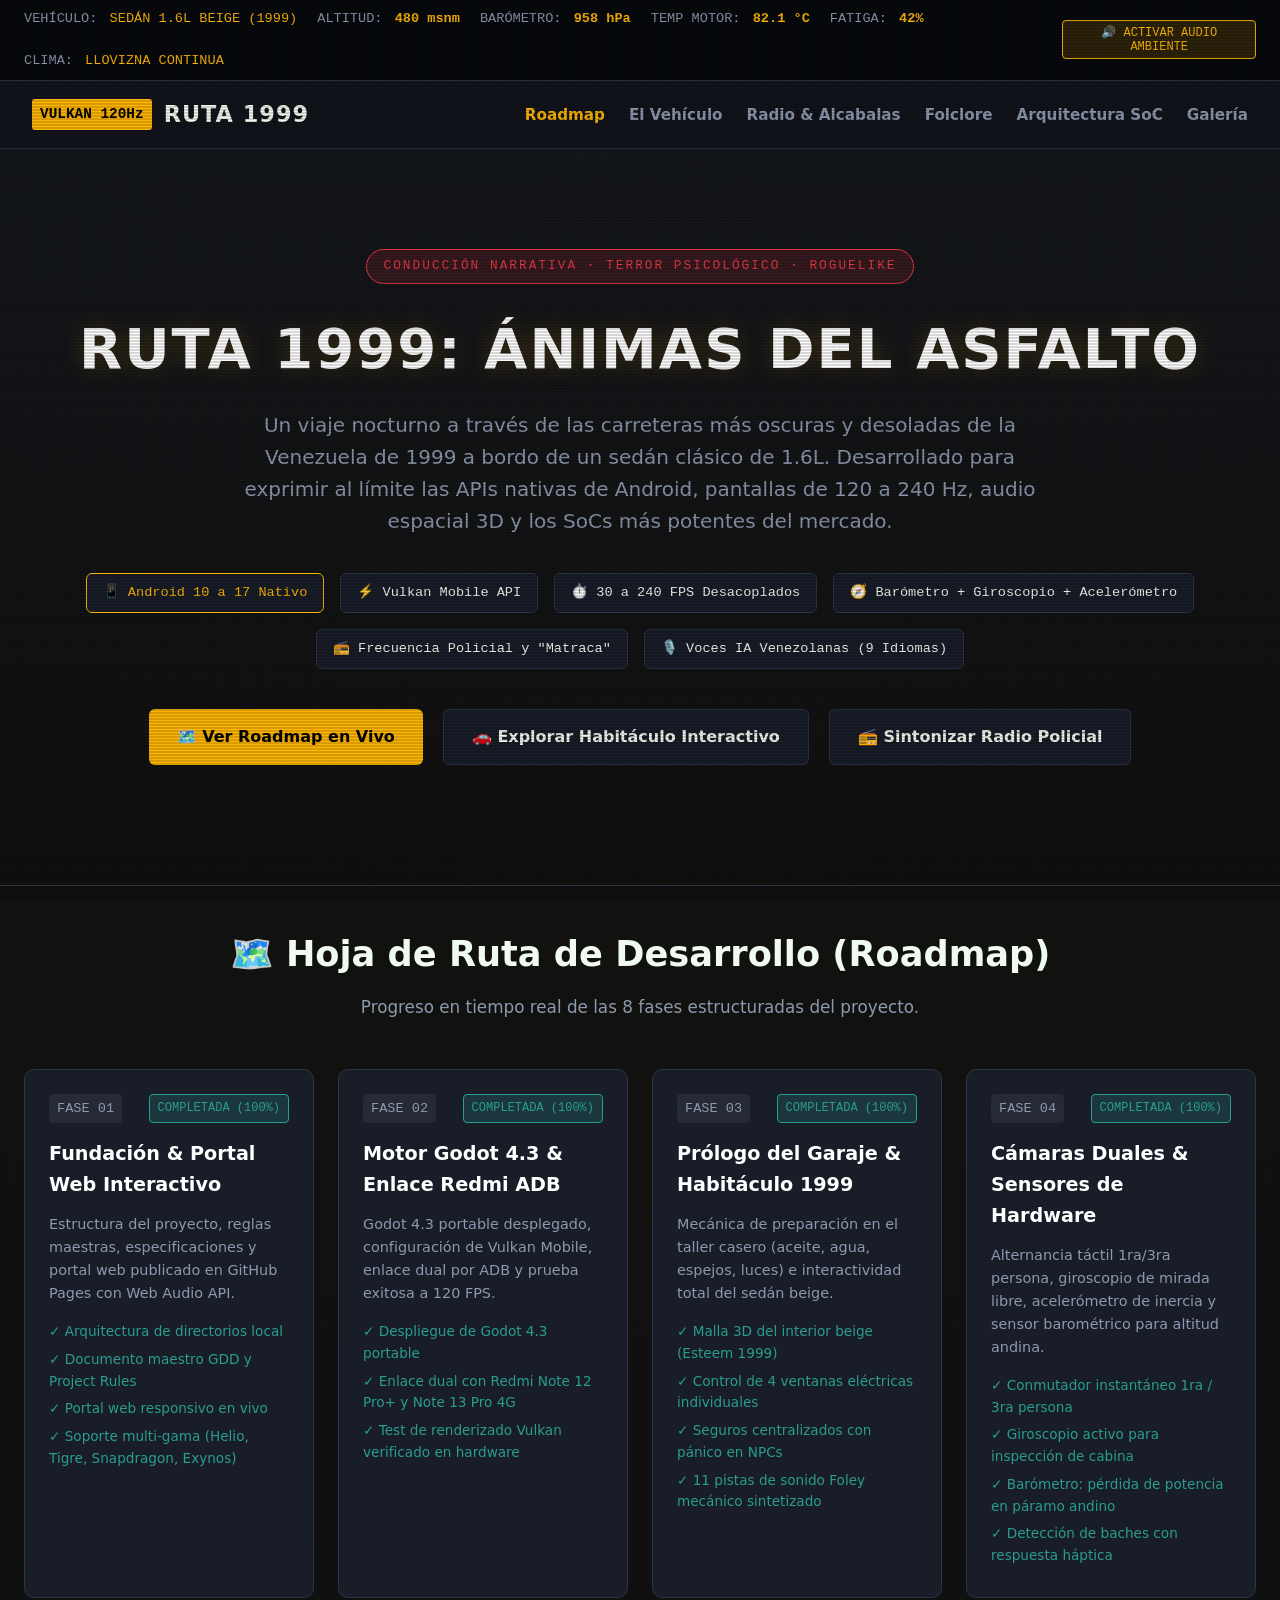
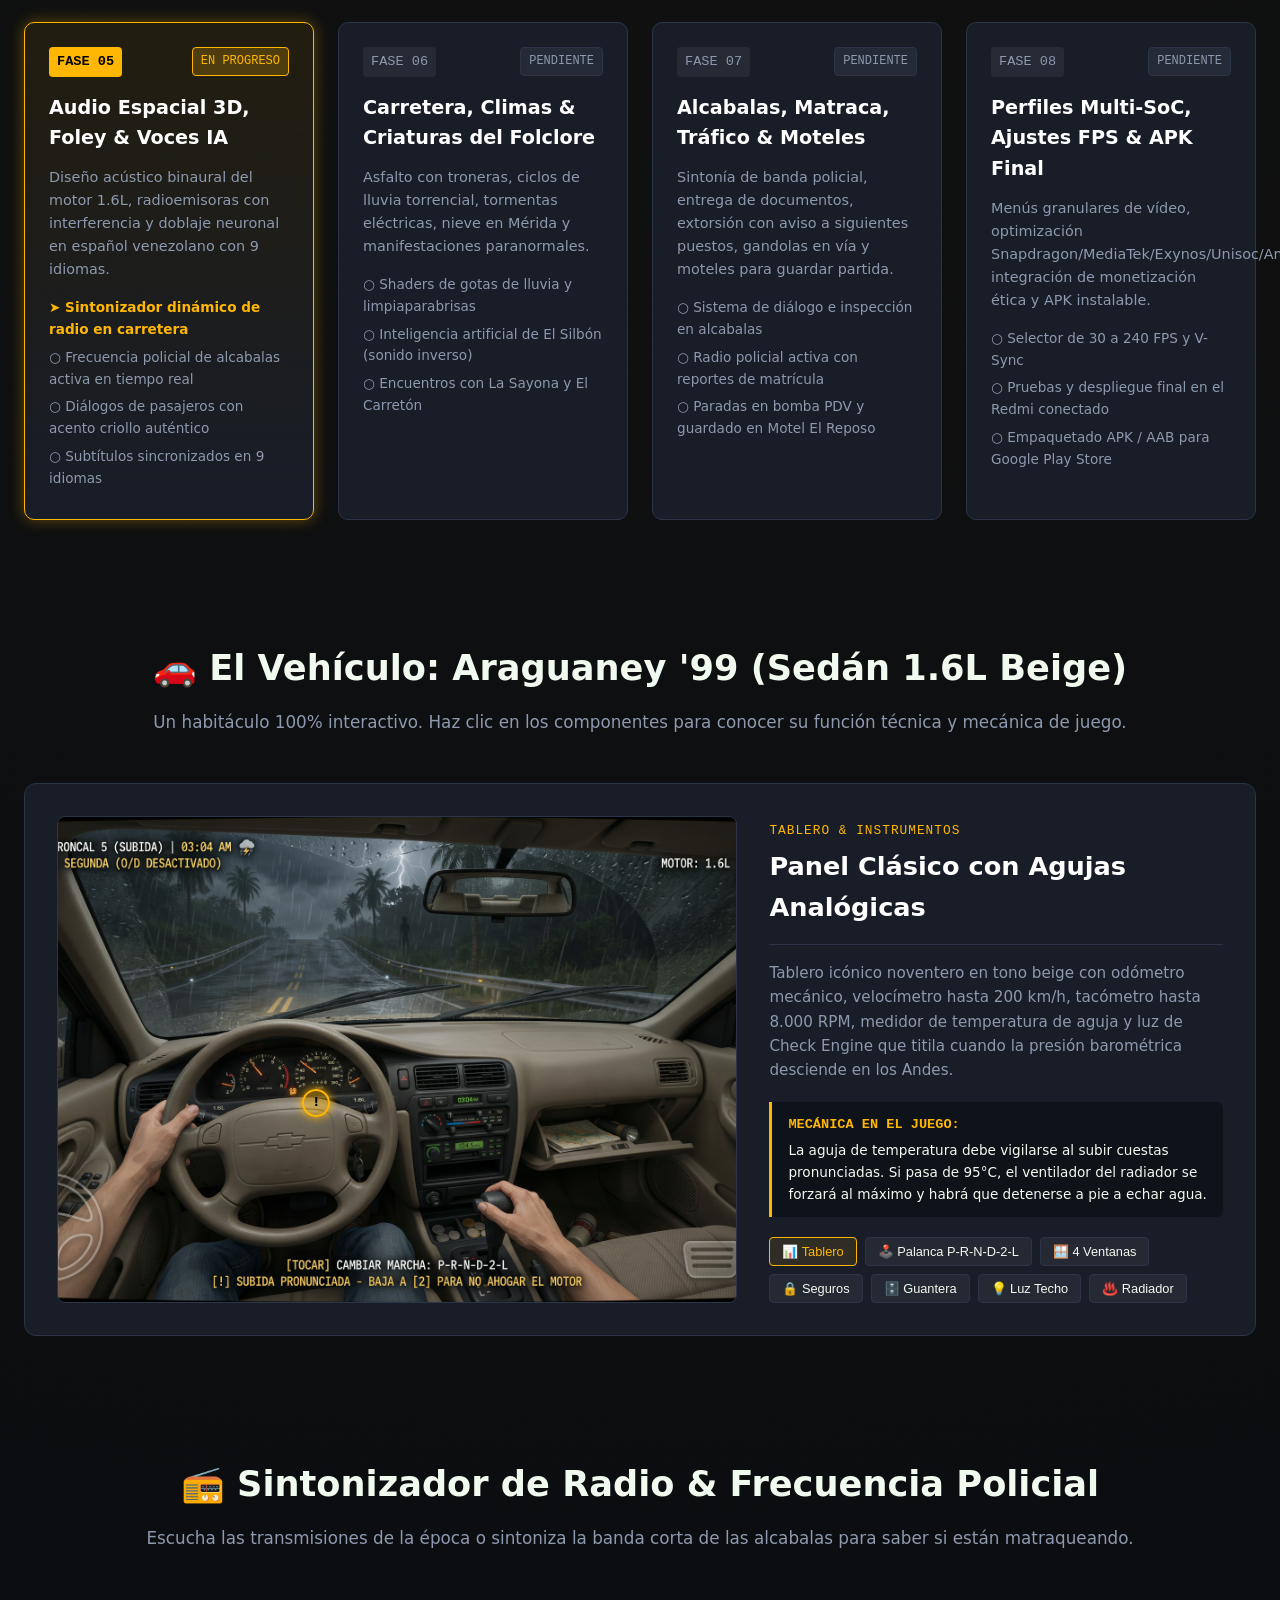
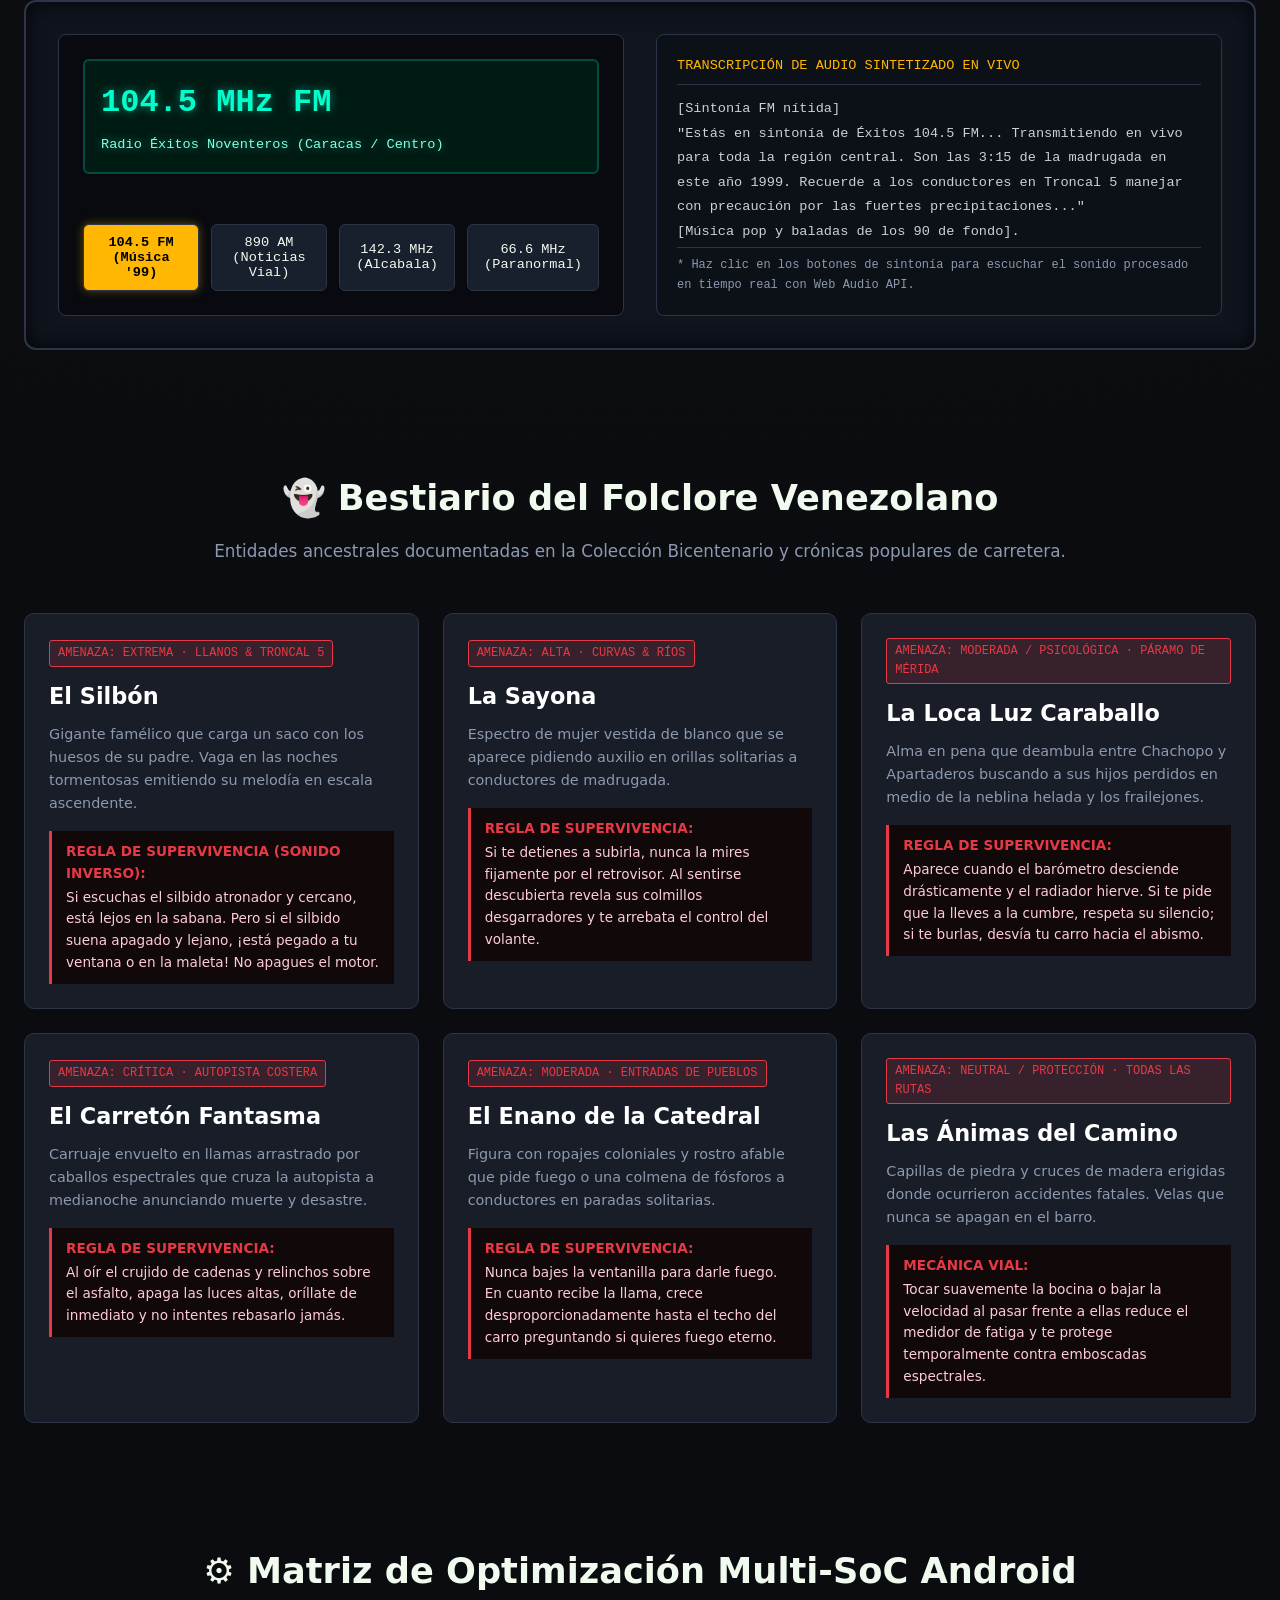
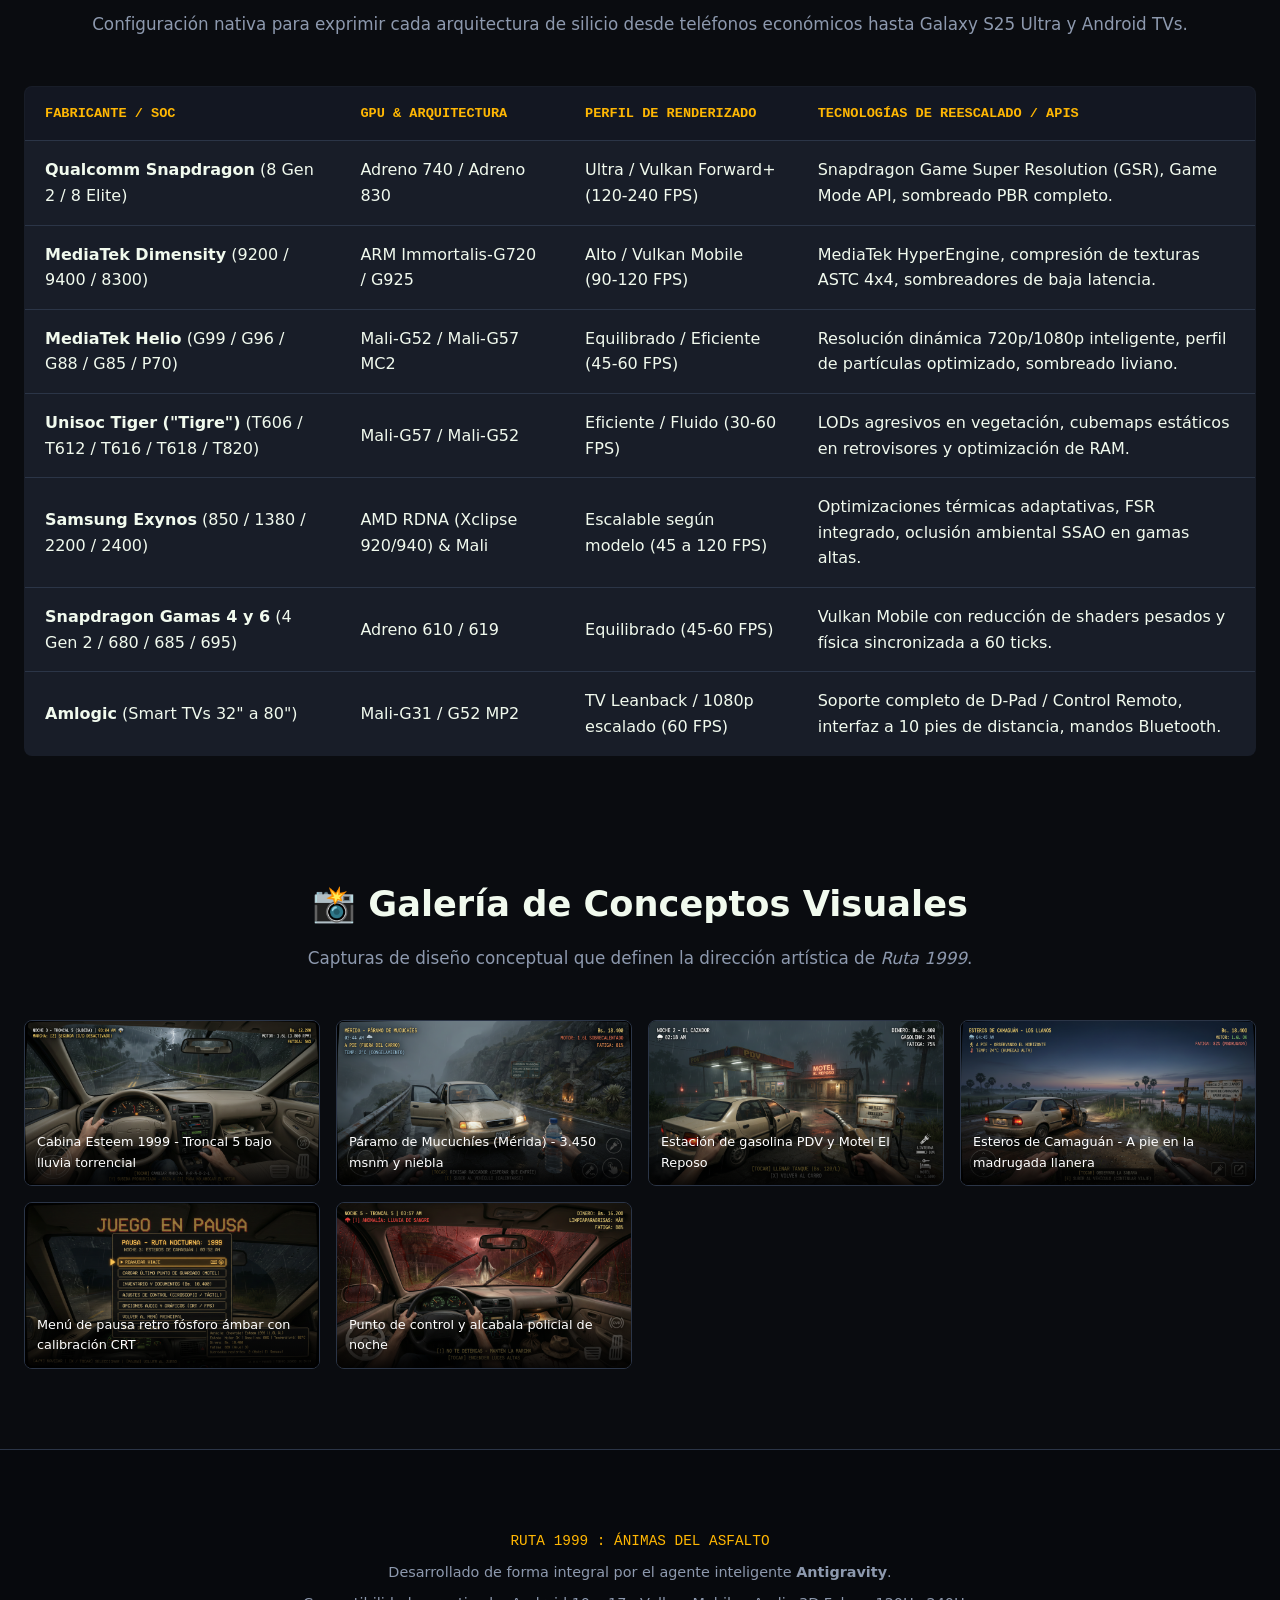
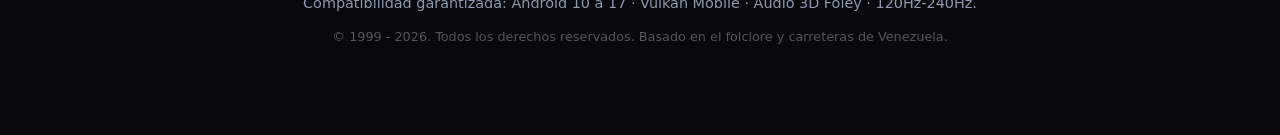
<file: index.html>
<!DOCTYPE html>
<html lang="es">
<head>
  <meta charset="UTF-8">
  <meta name="viewport" content="width=device-width, initial-scale=1.0">
  <title>RUTA 1999 : Ánimas del Asfalto | Portal Oficial y Roadmap</title>
  <link rel="stylesheet" href="assets/css/styles.css">
</head>
<body>

  <!-- Barra de Telemetría Dinámica -->
  <div class="telemetry-bar">
    <div class="telemetry-items">
      <div class="telemetry-item"><span>VEHÍCULO:</span> SEDÁN 1.6L BEIGE (1999)</div>
      <div class="telemetry-item"><span>ALTITUD:</span> <strong id="telemetry-alt">480 msnm</strong></div>
      <div class="telemetry-item"><span>BARÓMETRO:</span> <strong id="telemetry-bar">955 hPa</strong></div>
      <div class="telemetry-item"><span>TEMP MOTOR:</span> <strong id="telemetry-temp">82.0 °C</strong></div>
      <div class="telemetry-item"><span>FATIGA:</span> <strong id="telemetry-fatiga">42%</strong></div>
      <div class="telemetry-item"><span>CLIMA:</span> LLOVIZNA CONTINUA</div>
    </div>
    <button class="audio-toggle-btn" id="btn-audio-toggle">🔊 ACTIVAR AUDIO AMBIENTE</button>
  </div>

  <!-- Header -->
  <header>
    <div class="logo-area">
      <div class="logo-badge">VULKAN 120Hz</div>
      <div class="logo-title">RUTA 1999</div>
    </div>
    <nav>
      <ul>
        <li><a href="#roadmap" class="active">Roadmap</a></li>
        <li><a href="#vehiculo">El Vehículo</a></li>
        <li><a href="#radio">Radio & Alcabalas</a></li>
        <li><a href="#bestiario">Folclore</a></li>
        <li><a href="#tecnica">Arquitectura SoC</a></li>
        <li><a href="#galeria">Galería</a></li>
      </ul>
    </nav>
  </header>

  <!-- Hero Section -->
  <section class="hero">
    <div class="container">
      <span class="hero-tag">CONDUCCIÓN NARRATIVA · TERROR PSICOLÓGICO · ROGUELIKE</span>
      <h1>RUTA 1999: ÁNIMAS DEL ASFALTO</h1>
      <p class="hero-sub">
        Un viaje nocturno a través de las carreteras más oscuras y desoladas de la Venezuela de 1999 a bordo de un sedán clásico de 1.6L.
        Desarrollado para exprimir al límite las APIs nativas de Android, pantallas de 120 a 240 Hz, audio espacial 3D y los SoCs más potentes del mercado.
      </p>

      <div class="hero-badges">
        <div class="badge highlight">📱 Android 10 a 17 Nativo</div>
        <div class="badge">⚡ Vulkan Mobile API</div>
        <div class="badge">⏱️ 30 a 240 FPS Desacoplados</div>
        <div class="badge">🧭 Barómetro + Giroscopio + Acelerómetro</div>
        <div class="badge">📻 Frecuencia Policial y "Matraca"</div>
        <div class="badge">🎙️ Voces IA Venezolanas (9 Idiomas)</div>
      </div>

      <div class="btn-group">
        <a href="#roadmap" class="btn btn-primary">🗺️ Ver Roadmap en Vivo</a>
        <a href="#vehiculo" class="btn btn-secondary">🚗 Explorar Habitáculo Interactivo</a>
        <a href="#radio" class="btn btn-secondary">📻 Sintonizar Radio Policial</a>
      </div>
    </div>
  </section>

  <!-- Roadmap Section -->
  <section id="roadmap" class="container">
    <div class="section-title">
      <h2>🗺️ Hoja de Ruta de Desarrollo (Roadmap)</h2>
      <p>Progreso en tiempo real de las 8 fases estructuradas del proyecto.</p>
    </div>

    <div class="roadmap-timeline">
      <!-- Fase 1 -->
      <div class="phase-card">
        <div class="phase-header">
          <span class="phase-num">FASE 01</span>
          <span class="phase-status status-done">COMPLETADA (100%)</span>
        </div>
        <h3 class="phase-title">Fundación & Portal Web Interactivo</h3>
        <p class="phase-desc">Estructura del proyecto, reglas maestras, especificaciones y portal web publicado en GitHub Pages con Web Audio API.</p>
        <ul class="phase-tasks">
          <li class="done">✓ Arquitectura de directorios local</li>
          <li class="done">✓ Documento maestro GDD y Project Rules</li>
          <li class="done">✓ Portal web responsivo en vivo</li>
          <li class="done">✓ Soporte multi-gama (Helio, Tigre, Snapdragon, Exynos)</li>
        </ul>
      </div>

      <!-- Fase 2 -->
      <div class="phase-card">
        <div class="phase-header">
          <span class="phase-num">FASE 02</span>
          <span class="phase-status status-done">COMPLETADA (100%)</span>
        </div>
        <h3 class="phase-title">Motor Godot 4.3 & Enlace Redmi ADB</h3>
        <p class="phase-desc">Godot 4.3 portable desplegado, configuración de Vulkan Mobile, enlace dual por ADB y prueba exitosa a 120 FPS.</p>
        <ul class="phase-tasks">
          <li class="done">✓ Despliegue de Godot 4.3 portable</li>
          <li class="done">✓ Enlace dual con Redmi Note 12 Pro+ y Note 13 Pro 4G</li>
          <li class="done">✓ Test de renderizado Vulkan verificado en hardware</li>
        </ul>
      </div>

      <!-- Fase 3 -->
      <div class="phase-card">
        <div class="phase-header">
          <span class="phase-num">FASE 03</span>
          <span class="phase-status status-done">COMPLETADA (100%)</span>
        </div>
        <h3 class="phase-title">Prólogo del Garaje & Habitáculo 1999</h3>
        <p class="phase-desc">Mecánica de preparación en el taller casero (aceite, agua, espejos, luces) e interactividad total del sedán beige.</p>
        <ul class="phase-tasks">
          <li class="done">✓ Malla 3D del interior beige (Esteem 1999)</li>
          <li class="done">✓ Control de 4 ventanas eléctricas individuales</li>
          <li class="done">✓ Seguros centralizados con pánico en NPCs</li>
          <li class="done">✓ 11 pistas de sonido Foley mecánico sintetizado</li>
        </ul>
      </div>

      <!-- Fase 4 -->
      <div class="phase-card">
        <div class="phase-header">
          <span class="phase-num">FASE 04</span>
          <span class="phase-status status-done">COMPLETADA (100%)</span>
        </div>
        <h3 class="phase-title">Cámaras Duales & Sensores de Hardware</h3>
        <p class="phase-desc">Alternancia táctil 1ra/3ra persona, giroscopio de mirada libre, acelerómetro de inercia y sensor barométrico para altitud andina.</p>
        <ul class="phase-tasks">
          <li class="done">✓ Conmutador instantáneo 1ra / 3ra persona</li>
          <li class="done">✓ Giroscopio activo para inspección de cabina</li>
          <li class="done">✓ Barómetro: pérdida de potencia en páramo andino</li>
          <li class="done">✓ Detección de baches con respuesta háptica</li>
        </ul>
      </div>

      <!-- Fase 5 -->
      <div class="phase-card active">
        <div class="phase-header">
          <span class="phase-num">FASE 05</span>
          <span class="phase-status status-active">EN PROGRESO</span>
        </div>
        <h3 class="phase-title">Audio Espacial 3D, Foley & Voces IA</h3>
        <p class="phase-desc">Diseño acústico binaural del motor 1.6L, radioemisoras con interferencia y doblaje neuronal en español venezolano con 9 idiomas.</p>
        <ul class="phase-tasks">
          <li class="active">➤ Sintonizador dinámico de radio en carretera</li>
          <li>○ Frecuencia policial de alcabalas activa en tiempo real</li>
          <li>○ Diálogos de pasajeros con acento criollo auténtico</li>
          <li>○ Subtítulos sincronizados en 9 idiomas</li>
        </ul>
      </div>

      <!-- Fase 6 -->
      <div class="phase-card">
        <div class="phase-header">
          <span class="phase-num">FASE 06</span>
          <span class="phase-status status-pending">PENDIENTE</span>
        </div>
        <h3 class="phase-title">Carretera, Climas & Criaturas del Folclore</h3>
        <p class="phase-desc">Asfalto con troneras, ciclos de lluvia torrencial, tormentas eléctricas, nieve en Mérida y manifestaciones paranormales.</p>
        <ul class="phase-tasks">
          <li>○ Shaders de gotas de lluvia y limpiaparabrisas</li>
          <li>○ Inteligencia artificial de El Silbón (sonido inverso)</li>
          <li>○ Encuentros con La Sayona y El Carretón</li>
        </ul>
      </div>

      <!-- Fase 7 -->
      <div class="phase-card">
        <div class="phase-header">
          <span class="phase-num">FASE 07</span>
          <span class="phase-status status-pending">PENDIENTE</span>
        </div>
        <h3 class="phase-title">Alcabalas, Matraca, Tráfico & Moteles</h3>
        <p class="phase-desc">Sintonía de banda policial, entrega de documentos, extorsión con aviso a siguientes puestos, gandolas en vía y moteles para guardar partida.</p>
        <ul class="phase-tasks">
          <li>○ Sistema de diálogo e inspección en alcabalas</li>
          <li>○ Radio policial activa con reportes de matrícula</li>
          <li>○ Paradas en bomba PDV y guardado en Motel El Reposo</li>
        </ul>
      </div>

      <!-- Fase 8 -->
      <div class="phase-card">
        <div class="phase-header">
          <span class="phase-num">FASE 08</span>
          <span class="phase-status status-pending">PENDIENTE</span>
        </div>
        <h3 class="phase-title">Perfiles Multi-SoC, Ajustes FPS & APK Final</h3>
        <p class="phase-desc">Menús granulares de vídeo, optimización Snapdragon/MediaTek/Exynos/Unisoc/Amlogic, integración de monetización ética y APK instalable.</p>
        <ul class="phase-tasks">
          <li>○ Selector de 30 a 240 FPS y V-Sync</li>
          <li>○ Pruebas y despliegue final en el Redmi conectado</li>
          <li>○ Empaquetado APK / AAB para Google Play Store</li>
        </ul>
      </div>
    </div>
  </section>

  <!-- Vehicle Interactive Explorer -->
  <section id="vehiculo" class="container">
    <div class="section-title">
      <h2>🚗 El Vehículo: Araguaney '99 (Sedán 1.6L Beige)</h2>
      <p>Un habitáculo 100% interactivo. Haz clic en los componentes para conocer su función técnica y mecánica de juego.</p>
    </div>

    <div class="vehicle-explorer">
      <!-- Visual con Hotspots -->
      <div class="vehicle-visual">
        <img src="assets/images/Gemini_Generated_Image_4owb874owb874owb.png" alt="Cabina Esteem 1999" class="car-display-img">
        <div class="hotspot-layer">
          <div class="hotspot" id="main-hotspot" style="top: 56%; left: 36%;">!</div>
        </div>
      </div>

      <!-- Panel de Detalles del Componente -->
      <div class="vehicle-info-panel">
        <div>
          <div class="component-header">
            <span class="component-tag" id="comp-tag">TABLERO & INSTRUMENTOS</span>
            <h3 class="component-name" id="comp-name">Panel Clásico con Agujas Analógicas</h3>
          </div>
          <p class="component-details" id="comp-details">
            Tablero icónico noventero en tono beige con odómetro mecánico, velocímetro hasta 200 km/h, tacómetro hasta 8.000 RPM, medidor de temperatura de aguja y luz de Check Engine que titila cuando la presión barométrica desciende en los Andes.
          </p>
          <div class="component-mechanics">
            <h4>MECÁNICA EN EL JUEGO:</h4>
            <p id="comp-mechanic">
              La aguja de temperatura debe vigilarse al subir cuestas pronunciadas. Si pasa de 95°C, el ventilador del radiador se forzará al máximo y habrá que detenerse a pie a echar agua.
            </p>
          </div>
        </div>

        <div class="component-buttons">
          <button class="comp-btn active" data-comp="dash">📊 Tablero</button>
          <button class="comp-btn" data-comp="shifter">🕹️ Palanca P-R-N-D-2-L</button>
          <button class="comp-btn" data-comp="windows">🪟 4 Ventanas</button>
          <button class="comp-btn" data-comp="locks">🔒 Seguros</button>
          <button class="comp-btn" data-comp="glovebox">🗄️ Guantera</button>
          <button class="comp-btn" data-comp="domelight">💡 Luz Techo</button>
          <button class="comp-btn" data-comp="radiator">♨️ Radiador</button>
        </div>
      </div>
    </div>
  </section>

  <!-- Radio Tuner Module -->
  <section id="radio" class="container">
    <div class="section-title">
      <h2>📻 Sintonizador de Radio & Frecuencia Policial</h2>
      <p>Escucha las transmisiones de la época o sintoniza la banda corta de las alcabalas para saber si están matraqueando.</p>
    </div>

    <div class="radio-box">
      <div class="radio-faceplate">
        <div class="radio-display">
          <div class="freq-display" id="radio-freq-val">104.5 MHz FM</div>
          <div class="freq-info" id="radio-info-val">Radio Éxitos Noventeros (Caracas / Centro)</div>
        </div>

        <div class="radio-controls">
          <button class="radio-station-btn active" data-station="fm104">104.5 FM (Música '99)</button>
          <button class="radio-station-btn" data-station="am890">890 AM (Noticias Vial)</button>
          <button class="radio-station-btn" data-station="police">142.3 MHz (Alcabala)</button>
          <button class="radio-station-btn" data-station="paranormal">66.6 MHz (Paranormal)</button>
        </div>
      </div>

      <div class="radio-transcript">
        <div>
          <div class="transcript-header">TRANSCRIPCIÓN DE AUDIO SINTETIZADO EN VIVO</div>
          <div class="transcript-body" id="radio-transcript-body">
            [Sintonía FM nítida]<br>
            "Estás en sintonía de Éxitos 104.5 FM... Transmitiendo en vivo para toda la región central. Son las 3:15 de la madrugada en este año 1999. Recuerde a los conductores en Troncal 5 manejar con precaución por las fuertes precipitaciones..."<br>
            [Música pop y baladas de los 90 de fondo].
          </div>
        </div>
        <div style="font-size: 0.75rem; color: var(--text-muted); border-top: 1px solid var(--border-subtle); padding-top: 8px;">
          * Haz clic en los botones de sintonía para escuchar el sonido procesado en tiempo real con Web Audio API.
        </div>
      </div>
    </div>
  </section>

  <!-- Folklore Bestiary -->
  <section id="bestiario" class="container">
    <div class="section-title">
      <h2>👻 Bestiario del Folclore Venezolano</h2>
      <p>Entidades ancestrales documentadas en la Colección Bicentenario y crónicas populares de carretera.</p>
    </div>

    <div class="bestiary-grid">
      <!-- El Silbón -->
      <div class="creature-card">
        <span class="creature-badge">AMENAZA: EXTREMA · LLANOS & TRONCAL 5</span>
        <h3 class="creature-name">El Silbón</h3>
        <p class="creature-desc">Gigante famélico que carga un saco con los huesos de su padre. Vaga en las noches tormentosas emitiendo su melodía en escala ascendente.</p>
        <div class="creature-rule">
          <strong>REGLA DE SUPERVIVENCIA (SONIDO INVERSO):</strong>
          Si escuchas el silbido atronador y cercano, está lejos en la sabana. Pero si el silbido suena apagado y lejano, ¡está pegado a tu ventana o en la maleta! No apagues el motor.
        </div>
      </div>

      <!-- La Sayona -->
      <div class="creature-card">
        <span class="creature-badge">AMENAZA: ALTA · CURVAS & RÍOS</span>
        <h3 class="creature-name">La Sayona</h3>
        <p class="creature-desc">Espectro de mujer vestida de blanco que se aparece pidiendo auxilio en orillas solitarias a conductores de madrugada.</p>
        <div class="creature-rule">
          <strong>REGLA DE SUPERVIVENCIA:</strong>
          Si te detienes a subirla, nunca la mires fijamente por el retrovisor. Al sentirse descubierta revela sus colmillos desgarradores y te arrebata el control del volante.
        </div>
      </div>

      <!-- La Loca Luz Caraballo -->
      <div class="creature-card">
        <span class="creature-badge">AMENAZA: MODERADA / PSICOLÓGICA · PÁRAMO DE MÉRIDA</span>
        <h3 class="creature-name">La Loca Luz Caraballo</h3>
        <p class="creature-desc">Alma en pena que deambula entre Chachopo y Apartaderos buscando a sus hijos perdidos en medio de la neblina helada y los frailejones.</p>
        <div class="creature-rule">
          <strong>REGLA DE SUPERVIVENCIA:</strong>
          Aparece cuando el barómetro desciende drásticamente y el radiador hierve. Si te pide que la lleves a la cumbre, respeta su silencio; si te burlas, desvía tu carro hacia el abismo.
        </div>
      </div>

      <!-- El Carretón de Puerto Cabello -->
      <div class="creature-card">
        <span class="creature-badge">AMENAZA: CRÍTICA · AUTOPISTA COSTERA</span>
        <h3 class="creature-name">El Carretón Fantasma</h3>
        <p class="creature-desc">Carruaje envuelto en llamas arrastrado por caballos espectrales que cruza la autopista a medianoche anunciando muerte y desastre.</p>
        <div class="creature-rule">
          <strong>REGLA DE SUPERVIVENCIA:</strong>
          Al oír el crujido de cadenas y relinchos sobre el asfalto, apaga las luces altas, oríllate de inmediato y no intentes rebasarlo jamás.
        </div>
      </div>

      <!-- El Enano de la Catedral -->
      <div class="creature-card">
        <span class="creature-badge">AMENAZA: MODERADA · ENTRADAS DE PUEBLOS</span>
        <h3 class="creature-name">El Enano de la Catedral</h3>
        <p class="creature-desc">Figura con ropajes coloniales y rostro afable que pide fuego o una colmena de fósforos a conductores en paradas solitarias.</p>
        <div class="creature-rule">
          <strong>REGLA DE SUPERVIVENCIA:</strong>
          Nunca bajes la ventanilla para darle fuego. En cuanto recibe la llama, crece desproporcionadamente hasta el techo del carro preguntando si quieres fuego eterno.
        </div>
      </div>

      <!-- Ánimas del Camino -->
      <div class="creature-card">
        <span class="creature-badge">AMENAZA: NEUTRAL / PROTECCIÓN · TODAS LAS RUTAS</span>
        <h3 class="creature-name">Las Ánimas del Camino</h3>
        <p class="creature-desc">Capillas de piedra y cruces de madera erigidas donde ocurrieron accidentes fatales. Velas que nunca se apagan en el barro.</p>
        <div class="creature-rule">
          <strong>MECÁNICA VIAL:</strong>
          Tocar suavemente la bocina o bajar la velocidad al pasar frente a ellas reduce el medidor de fatiga y te protege temporalmente contra emboscadas espectrales.
        </div>
      </div>
    </div>
  </section>

  <!-- Technical Architecture Table -->
  <section id="tecnica" class="container">
    <div class="section-title">
      <h2>⚙️ Matriz de Optimización Multi-SoC Android</h2>
      <p>Configuración nativa para exprimir cada arquitectura de silicio desde teléfonos económicos hasta Galaxy S25 Ultra y Android TVs.</p>
    </div>

    <table class="tech-table">
      <thead>
        <tr>
          <th>FABRICANTE / SOC</th>
          <th>GPU & ARQUITECTURA</th>
          <th>PERFIL DE RENDERIZADO</th>
          <th>TECNOLOGÍAS DE REESCALADO / APIS</th>
        </tr>
      </thead>
      <tbody>
        <tr>
          <td><strong>Qualcomm Snapdragon</strong> (8 Gen 2 / 8 Elite)</td>
          <td>Adreno 740 / Adreno 830</td>
          <td>Ultra / Vulkan Forward+ (120-240 FPS)</td>
          <td>Snapdragon Game Super Resolution (GSR), Game Mode API, sombreado PBR completo.</td>
        </tr>
        <tr>
          <td><strong>MediaTek Dimensity</strong> (9200 / 9400 / 8300)</td>
          <td>ARM Immortalis-G720 / G925</td>
          <td>Alto / Vulkan Mobile (90-120 FPS)</td>
          <td>MediaTek HyperEngine, compresión de texturas ASTC 4x4, sombreadores de baja latencia.</td>
        </tr>
        <tr>
          <td><strong>MediaTek Helio</strong> (G99 / G96 / G88 / G85 / P70)</td>
          <td>Mali-G52 / Mali-G57 MC2</td>
          <td>Equilibrado / Eficiente (45-60 FPS)</td>
          <td>Resolución dinámica 720p/1080p inteligente, perfil de partículas optimizado, sombreado liviano.</td>
        </tr>
        <tr>
          <td><strong>Unisoc Tiger ("Tigre")</strong> (T606 / T612 / T616 / T618 / T820)</td>
          <td>Mali-G57 / Mali-G52</td>
          <td>Eficiente / Fluido (30-60 FPS)</td>
          <td>LODs agresivos en vegetación, cubemaps estáticos en retrovisores y optimización de RAM.</td>
        </tr>
        <tr>
          <td><strong>Samsung Exynos</strong> (850 / 1380 / 2200 / 2400)</td>
          <td>AMD RDNA (Xclipse 920/940) & Mali</td>
          <td>Escalable según modelo (45 a 120 FPS)</td>
          <td>Optimizaciones térmicas adaptativas, FSR integrado, oclusión ambiental SSAO en gamas altas.</td>
        </tr>
        <tr>
          <td><strong>Snapdragon Gamas 4 y 6</strong> (4 Gen 2 / 680 / 685 / 695)</td>
          <td>Adreno 610 / 619</td>
          <td>Equilibrado (45-60 FPS)</td>
          <td>Vulkan Mobile con reducción de shaders pesados y física sincronizada a 60 ticks.</td>
        </tr>
        <tr>
          <td><strong>Amlogic</strong> (Smart TVs 32" a 80")</td>
          <td>Mali-G31 / G52 MP2</td>
          <td>TV Leanback / 1080p escalado (60 FPS)</td>
          <td>Soporte completo de D-Pad / Control Remoto, interfaz a 10 pies de distancia, mandos Bluetooth.</td>
        </tr>
      </tbody>
    </table>
  </section>

  <!-- Gallery Section -->
  <section id="galeria" class="container">
    <div class="section-title">
      <h2>📸 Galería de Conceptos Visuales</h2>
      <p>Capturas de diseño conceptual que definen la dirección artística de <em>Ruta 1999</em>.</p>
    </div>

    <div class="gallery-grid">
      <div class="gallery-item">
        <img src="assets/images/Gemini_Generated_Image_4owb874owb874owb.png" alt="Conducción en Troncal 5">
        <div class="gallery-item-caption">Cabina Esteem 1999 - Troncal 5 bajo lluvia torrencial</div>
      </div>
      <div class="gallery-item">
        <img src="assets/images/Gemini_Generated_Image_7g7dyo7g7dyo7g7d.png" alt="Páramo de Mucuchíes">
        <div class="gallery-item-caption">Páramo de Mucuchíes (Mérida) - 3.450 msnm y niebla</div>
      </div>
      <div class="gallery-item">
        <img src="assets/images/Gemini_Generated_Image_6eil8g6eil8g6eil.png" alt="Gasolinera PDV y Motel">
        <div class="gallery-item-caption">Estación de gasolina PDV y Motel El Reposo</div>
      </div>
      <div class="gallery-item">
        <img src="assets/images/Gemini_Generated_Image_5kkwv35kkwv35kkw.png" alt="Esteros de Camaguán">
        <div class="gallery-item-caption">Esteros de Camaguán - A pie en la madrugada llanera</div>
      </div>
      <div class="gallery-item">
        <img src="assets/images/Gemini_Generated_Image_984w3r984w3r984w.png" alt="Menú de Pausa">
        <div class="gallery-item-caption">Menú de pausa retro fósforo ámbar con calibración CRT</div>
      </div>
      <div class="gallery-item">
        <img src="assets/images/Gemini_Generated_Image_cbu9xacbu9xacbu9.png" alt="Alcabala Nocturna">
        <div class="gallery-item-caption">Punto de control y alcabala policial de noche</div>
      </div>
    </div>
  </section>

  <!-- Footer -->
  <footer>
    <div class="container">
      <p class="footer-highlight">RUTA 1999 : ÁNIMAS DEL ASFALTO</p>
      <p>Desarrollado de forma integral por el agente inteligente <strong>Antigravity</strong>.</p>
      <p>Compatibilidad garantizada: Android 10 a 17 · Vulkan Mobile · Audio 3D Foley · 120Hz-240Hz.</p>
      <p style="margin-top: 12px; font-size: 0.8rem; color: #555;">© 1999 - 2026. Todos los derechos reservados. Basado en el folclore y carreteras de Venezuela.</p>
    </div>
  </footer>

  <script src="assets/js/audio_engine.js"></script>
  <script src="assets/js/app.js"></script>
</body>
</html>
</file>
<file: assets/css/styles.css>
/* ESTILOS MAESTROS - RUTA 1999 */
:root {
  --bg-primary: #0a0c10;
  --bg-secondary: #12161f;
  --bg-card: #181d28;
  --bg-card-hover: #222938;
  --accent-amber: #ffb703;
  --accent-amber-glow: rgba(255, 183, 3, 0.35);
  --accent-red: #e63946;
  --accent-green: #2a9d8f;
  --accent-blue: #48cae4;
  --text-main: #f1faee;
  --text-muted: #8d99ae;
  --border-subtle: #2b3547;
  --font-mono: 'Consolas', 'Courier New', monospace;
  --font-sans: 'Segoe UI', system-ui, -apple-system, sans-serif;
}

* {
  box-sizing: border-box;
  margin: 0;
  padding: 0;
}

body {
  background-color: var(--bg-primary);
  color: var(--text-main);
  font-family: var(--font-sans);
  line-height: 1.6;
  overflow-x: hidden;
  background-image: radial-gradient(circle at 50% 0%, rgba(255, 183, 3, 0.04) 0%, transparent 60%);
}

/* CRT Scanline Overlay */
body::after {
  content: " ";
  display: block;
  position: fixed;
  top: 0; left: 0; bottom: 0; right: 0;
  background: linear-gradient(rgba(18, 16, 16, 0) 50%, rgba(0, 0, 0, 0.25) 50%), linear-gradient(90deg, rgba(255, 0, 0, 0.03), rgba(0, 255, 0, 0.01), rgba(0, 0, 255, 0.03));
  z-index: 9999;
  background-size: 100% 3px, 6px 100%;
  pointer-events: none;
  opacity: 0.6;
}

/* Telemetry Ticker */
.telemetry-bar {
  background-color: #07090c;
  border-bottom: 1px solid var(--border-subtle);
  font-family: var(--font-mono);
  font-size: 0.85rem;
  padding: 8px 24px;
  display: flex;
  justify-content: space-between;
  align-items: center;
  position: sticky;
  top: 0;
  z-index: 1000;
  color: var(--accent-amber);
}

.telemetry-items {
  display: flex;
  gap: 20px;
  flex-wrap: wrap;
}

.telemetry-item span {
  color: var(--text-muted);
  margin-right: 4px;
}

.audio-toggle-btn {
  background: rgba(255, 183, 3, 0.15);
  border: 1px solid var(--accent-amber);
  color: var(--accent-amber);
  padding: 4px 12px;
  font-family: var(--font-mono);
  font-size: 0.75rem;
  cursor: pointer;
  border-radius: 4px;
  transition: all 0.2s ease;
}

.audio-toggle-btn:hover {
  background: var(--accent-amber);
  color: #000;
  box-shadow: 0 0 10px var(--accent-amber-glow);
}

/* Header & Nav */
header {
  padding: 16px 32px;
  display: flex;
  justify-content: space-between;
  align-items: center;
  border-bottom: 1px solid var(--border-subtle);
  background: rgba(18, 22, 31, 0.8);
  backdrop-filter: blur(10px);
}

.logo-area {
  display: flex;
  align-items: center;
  gap: 12px;
}

.logo-badge {
  background: var(--accent-amber);
  color: #000;
  font-weight: 900;
  padding: 4px 8px;
  border-radius: 3px;
  font-family: var(--font-mono);
  font-size: 0.9rem;
}

.logo-title {
  font-size: 1.4rem;
  font-weight: 800;
  letter-spacing: 1px;
}

nav ul {
  display: flex;
  gap: 24px;
  list-style: none;
}

nav a {
  color: var(--text-muted);
  text-decoration: none;
  font-weight: 600;
  font-size: 0.95rem;
  transition: color 0.2s ease;
}

nav a:hover, nav a.active {
  color: var(--accent-amber);
}

/* Container */
.container {
  max-width: 1300px;
  margin: 0 auto;
  padding: 40px 24px;
}

/* Hero Section */
.hero {
  position: relative;
  padding: 60px 0 80px;
  text-align: center;
  background: linear-gradient(180deg, rgba(24, 29, 40, 0.5) 0%, transparent 100%);
  border-bottom: 1px solid var(--border-subtle);
}

.hero-tag {
  display: inline-block;
  background: rgba(230, 57, 70, 0.15);
  border: 1px solid var(--accent-red);
  color: var(--accent-red);
  padding: 6px 16px;
  font-size: 0.8rem;
  font-family: var(--font-mono);
  letter-spacing: 2px;
  border-radius: 20px;
  margin-bottom: 20px;
}

.hero h1 {
  font-size: 3.5rem;
  font-weight: 900;
  letter-spacing: 2px;
  color: #fff;
  text-shadow: 0 0 25px rgba(255, 183, 3, 0.2);
  margin-bottom: 16px;
}

.hero-sub {
  font-size: 1.25rem;
  color: var(--text-muted);
  max-width: 820px;
  margin: 0 auto 36px;
}

.hero-badges {
  display: flex;
  justify-content: center;
  gap: 16px;
  flex-wrap: wrap;
  margin-bottom: 40px;
}

.badge {
  background: var(--bg-card);
  border: 1px solid var(--border-subtle);
  padding: 8px 16px;
  border-radius: 6px;
  font-size: 0.85rem;
  font-family: var(--font-mono);
  color: var(--text-main);
}

.badge.highlight {
  border-color: var(--accent-amber);
  color: var(--accent-amber);
}

.btn-group {
  display: flex;
  justify-content: center;
  gap: 20px;
  flex-wrap: wrap;
}

.btn {
  padding: 14px 28px;
  border-radius: 6px;
  font-weight: 700;
  text-decoration: none;
  font-size: 1rem;
  cursor: pointer;
  transition: all 0.25s ease;
  border: none;
  display: inline-flex;
  align-items: center;
  gap: 8px;
}

.btn-primary {
  background: var(--accent-amber);
  color: #000;
}

.btn-primary:hover {
  background: #ffc32b;
  box-shadow: 0 0 20px var(--accent-amber-glow);
  transform: translateY(-2px);
}

.btn-secondary {
  background: var(--bg-card);
  color: var(--text-main);
  border: 1px solid var(--border-subtle);
}

.btn-secondary:hover {
  background: var(--bg-card-hover);
  border-color: var(--accent-amber);
  transform: translateY(-2px);
}

/* Sections */
.section-title {
  text-align: center;
  margin-bottom: 48px;
}

.section-title h2 {
  font-size: 2.2rem;
  font-weight: 800;
  margin-bottom: 12px;
  display: flex;
  align-items: center;
  justify-content: center;
  gap: 12px;
}

.section-title p {
  color: var(--text-muted);
  font-size: 1.05rem;
}

/* Roadmap Grid */
.roadmap-timeline {
  display: grid;
  grid-template-columns: repeat(auto-fit, minmax(280px, 1fr));
  gap: 24px;
  margin-bottom: 40px;
}

.phase-card {
  background: var(--bg-card);
  border: 1px solid var(--border-subtle);
  border-radius: 10px;
  padding: 24px;
  position: relative;
  transition: all 0.3s ease;
  cursor: pointer;
}

.phase-card:hover {
  border-color: var(--accent-amber);
  transform: translateY(-4px);
  box-shadow: 0 8px 24px rgba(0, 0, 0, 0.4);
}

.phase-card.active {
  border-color: var(--accent-amber);
  background: linear-gradient(180deg, rgba(255, 183, 3, 0.08) 0%, var(--bg-card) 100%);
  box-shadow: 0 0 15px var(--accent-amber-glow);
}

.phase-header {
  display: flex;
  justify-content: space-between;
  align-items: center;
  margin-bottom: 16px;
}

.phase-num {
  font-family: var(--font-mono);
  font-size: 0.85rem;
  background: rgba(255, 255, 255, 0.06);
  padding: 4px 8px;
  border-radius: 4px;
  color: var(--text-muted);
}

.phase-card.active .phase-num {
  background: var(--accent-amber);
  color: #000;
  font-weight: bold;
}

.phase-status {
  font-size: 0.75rem;
  font-family: var(--font-mono);
  padding: 4px 8px;
  border-radius: 4px;
}

.status-done {
  background: rgba(42, 157, 143, 0.2);
  color: var(--accent-green);
  border: 1px solid var(--accent-green);
}

.status-active {
  background: rgba(255, 183, 3, 0.2);
  color: var(--accent-amber);
  border: 1px solid var(--accent-amber);
  animation: pulse 2s infinite;
}

.status-pending {
  background: rgba(141, 153, 174, 0.1);
  color: var(--text-muted);
  border: 1px solid var(--border-subtle);
}

@keyframes pulse {
  0% { opacity: 0.7; }
  50% { opacity: 1; }
  100% { opacity: 0.7; }
}

.phase-title {
  font-size: 1.2rem;
  margin-bottom: 12px;
  color: #fff;
}

.phase-desc {
  font-size: 0.9rem;
  color: var(--text-muted);
  margin-bottom: 16px;
}

.phase-tasks {
  list-style: none;
  font-size: 0.85rem;
  color: var(--text-muted);
}

.phase-tasks li {
  margin-bottom: 6px;
  display: flex;
  align-items: center;
  gap: 8px;
}

.phase-tasks li.done {
  color: var(--accent-green);
}

.phase-tasks li.active {
  color: var(--accent-amber);
  font-weight: 600;
}

/* Vehicle Interactive Explorer */
.vehicle-explorer {
  display: grid;
  grid-template-columns: 1.2fr 0.8fr;
  gap: 32px;
  background: var(--bg-card);
  border: 1px solid var(--border-subtle);
  border-radius: 12px;
  padding: 32px;
  margin-bottom: 40px;
}

.vehicle-visual {
  position: relative;
  background: #0d1117;
  border: 1px solid var(--border-subtle);
  border-radius: 8px;
  overflow: hidden;
  min-height: 420px;
  display: flex;
  flex-direction: column;
  justify-content: center;
  align-items: center;
}

.car-display-img {
  width: 100%;
  height: 100%;
  object-fit: cover;
  transition: transform 0.5s ease;
}

/* Hotspots */
.hotspot-layer {
  position: absolute;
  top: 0; left: 0; width: 100%; height: 100%;
}

.hotspot {
  position: absolute;
  width: 28px;
  height: 28px;
  background: rgba(255, 183, 3, 0.4);
  border: 2px solid var(--accent-amber);
  border-radius: 50%;
  cursor: pointer;
  display: flex;
  justify-content: center;
  align-items: center;
  color: #000;
  font-weight: bold;
  font-size: 0.75rem;
  box-shadow: 0 0 10px var(--accent-amber);
  transition: all 0.2s ease;
  animation: pulse-ring 2s infinite;
}

@keyframes pulse-ring {
  0% { transform: scale(0.95); box-shadow: 0 0 0 0 rgba(255, 183, 3, 0.7); }
  70% { transform: scale(1.1); box-shadow: 0 0 0 10px rgba(255, 183, 3, 0); }
  100% { transform: scale(0.95); box-shadow: 0 0 0 0 rgba(255, 183, 3, 0); }
}

.hotspot:hover, .hotspot.selected {
  background: var(--accent-amber);
  transform: scale(1.2);
}

.vehicle-info-panel {
  display: flex;
  flex-direction: column;
  justify-content: space-between;
}

.component-header {
  border-bottom: 1px solid var(--border-subtle);
  padding-bottom: 16px;
  margin-bottom: 16px;
}

.component-tag {
  font-family: var(--font-mono);
  font-size: 0.8rem;
  color: var(--accent-amber);
  letter-spacing: 1px;
}

.component-name {
  font-size: 1.6rem;
  color: #fff;
  margin-top: 4px;
}

.component-details {
  font-size: 0.95rem;
  color: var(--text-muted);
  line-height: 1.6;
  margin-bottom: 20px;
}

.component-mechanics {
  background: #0e1219;
  border-left: 3px solid var(--accent-amber);
  padding: 12px 16px;
  border-radius: 0 6px 6px 0;
  margin-bottom: 20px;
}

.component-mechanics h4 {
  font-size: 0.85rem;
  color: var(--accent-amber);
  margin-bottom: 4px;
  font-family: var(--font-mono);
}

.component-mechanics p {
  font-size: 0.85rem;
  color: var(--text-main);
}

.component-buttons {
  display: flex;
  gap: 8px;
  flex-wrap: wrap;
}

.comp-btn {
  background: rgba(255, 255, 255, 0.05);
  border: 1px solid var(--border-subtle);
  color: var(--text-main);
  padding: 6px 12px;
  border-radius: 4px;
  font-size: 0.8rem;
  cursor: pointer;
  transition: all 0.2s ease;
}

.comp-btn:hover, .comp-btn.active {
  border-color: var(--accent-amber);
  color: var(--accent-amber);
  background: rgba(255, 183, 3, 0.1);
}

/* Folklore Bestiary */
.bestiary-grid {
  display: grid;
  grid-template-columns: repeat(auto-fit, minmax(320px, 1fr));
  gap: 24px;
  margin-bottom: 40px;
}

.creature-card {
  background: var(--bg-card);
  border: 1px solid var(--border-subtle);
  border-radius: 10px;
  padding: 24px;
  position: relative;
  transition: all 0.3s ease;
}

.creature-card:hover {
  border-color: var(--accent-red);
  box-shadow: 0 8px 24px rgba(230, 57, 70, 0.15);
  transform: translateY(-4px);
}

.creature-badge {
  display: inline-block;
  font-family: var(--font-mono);
  font-size: 0.75rem;
  padding: 3px 8px;
  border-radius: 3px;
  background: rgba(230, 57, 70, 0.15);
  color: var(--accent-red);
  border: 1px solid var(--accent-red);
  margin-bottom: 12px;
}

.creature-name {
  font-size: 1.4rem;
  color: #fff;
  margin-bottom: 8px;
}

.creature-desc {
  font-size: 0.9rem;
  color: var(--text-muted);
  margin-bottom: 16px;
}

.creature-rule {
  background: #110809;
  border-left: 3px solid var(--accent-red);
  padding: 10px 14px;
  font-size: 0.85rem;
  color: #ffccd5;
}

.creature-rule strong {
  color: var(--accent-red);
  display: block;
  margin-bottom: 2px;
}

/* Radio Tuner Module */
.radio-box {
  background: #0f141d;
  border: 2px solid #2b3547;
  border-radius: 12px;
  padding: 32px;
  display: grid;
  grid-template-columns: 1fr 1fr;
  gap: 32px;
  margin-bottom: 40px;
  box-shadow: inset 0 0 20px rgba(0, 0, 0, 0.8);
}

.radio-faceplate {
  background: #080a0f;
  border: 1px solid var(--border-subtle);
  border-radius: 8px;
  padding: 24px;
  display: flex;
  flex-direction: column;
  justify-content: space-between;
}

.radio-display {
  background: #001a14;
  border: 2px solid #004d40;
  border-radius: 6px;
  padding: 16px;
  font-family: var(--font-mono);
  color: #00ffcc;
  text-shadow: 0 0 10px rgba(0, 255, 204, 0.5);
  margin-bottom: 20px;
}

.freq-display {
  font-size: 2rem;
  font-weight: bold;
}

.freq-info {
  font-size: 0.85rem;
  color: #80ffe5;
  margin-top: 6px;
}

.radio-controls {
  display: flex;
  gap: 12px;
  flex-wrap: wrap;
}

.radio-station-btn {
  background: #18202d;
  border: 1px solid var(--border-subtle);
  color: var(--text-main);
  padding: 10px 16px;
  border-radius: 6px;
  font-family: var(--font-mono);
  font-size: 0.85rem;
  cursor: pointer;
  transition: all 0.2s ease;
  flex: 1;
}

.radio-station-btn:hover, .radio-station-btn.active {
  background: var(--accent-amber);
  color: #000;
  font-weight: bold;
  box-shadow: 0 0 10px var(--accent-amber-glow);
}

.radio-transcript {
  background: #0c1017;
  border: 1px solid var(--border-subtle);
  border-radius: 8px;
  padding: 20px;
  font-family: var(--font-mono);
  font-size: 0.85rem;
  color: #c9d1d9;
  display: flex;
  flex-direction: column;
  justify-content: space-between;
}

.transcript-header {
  color: var(--accent-amber);
  margin-bottom: 12px;
  padding-bottom: 8px;
  border-bottom: 1px solid var(--border-subtle);
}

.transcript-body {
  line-height: 1.8;
  min-height: 150px;
}

.police-alert {
  color: var(--accent-red);
  font-weight: bold;
}

/* Gallery Section */
.gallery-grid {
  display: grid;
  grid-template-columns: repeat(auto-fill, minmax(280px, 1fr));
  gap: 16px;
  margin-bottom: 40px;
}

.gallery-item {
  position: relative;
  border-radius: 8px;
  overflow: hidden;
  aspect-ratio: 16/9;
  border: 1px solid var(--border-subtle);
  cursor: pointer;
}

.gallery-item img {
  width: 100%;
  height: 100%;
  object-fit: cover;
  transition: transform 0.4s ease;
}

.gallery-item:hover img {
  transform: scale(1.08);
}

.gallery-item-caption {
  position: absolute;
  bottom: 0; left: 0; right: 0;
  background: linear-gradient(0deg, rgba(0, 0, 0, 0.9) 0%, transparent 100%);
  padding: 12px;
  font-size: 0.8rem;
  color: #fff;
}

/* Tech Specs Table */
.tech-table {
  width: 100%;
  border-collapse: collapse;
  background: var(--bg-card);
  border-radius: 8px;
  overflow: hidden;
  border: 1px solid var(--border-subtle);
  margin-bottom: 40px;
}

.tech-table th, .tech-table td {
  padding: 16px 20px;
  text-align: left;
  border-bottom: 1px solid var(--border-subtle);
}

.tech-table th {
  background: #131722;
  color: var(--accent-amber);
  font-family: var(--font-mono);
  font-size: 0.85rem;
}

.tech-table tr:hover td {
  background: var(--bg-card-hover);
}

/* Footer */
footer {
  background: #07090d;
  border-top: 1px solid var(--border-subtle);
  padding: 40px 24px;
  text-align: center;
  font-size: 0.9rem;
  color: var(--text-muted);
}

footer p {
  margin-bottom: 8px;
}

.footer-highlight {
  color: var(--accent-amber);
  font-family: var(--font-mono);
}

/* Responsive */
@media (max-width: 900px) {
  .vehicle-explorer, .radio-box {
    grid-template-columns: 1fr;
  }
  .hero h1 {
    font-size: 2.4rem;
  }
}
</file>
